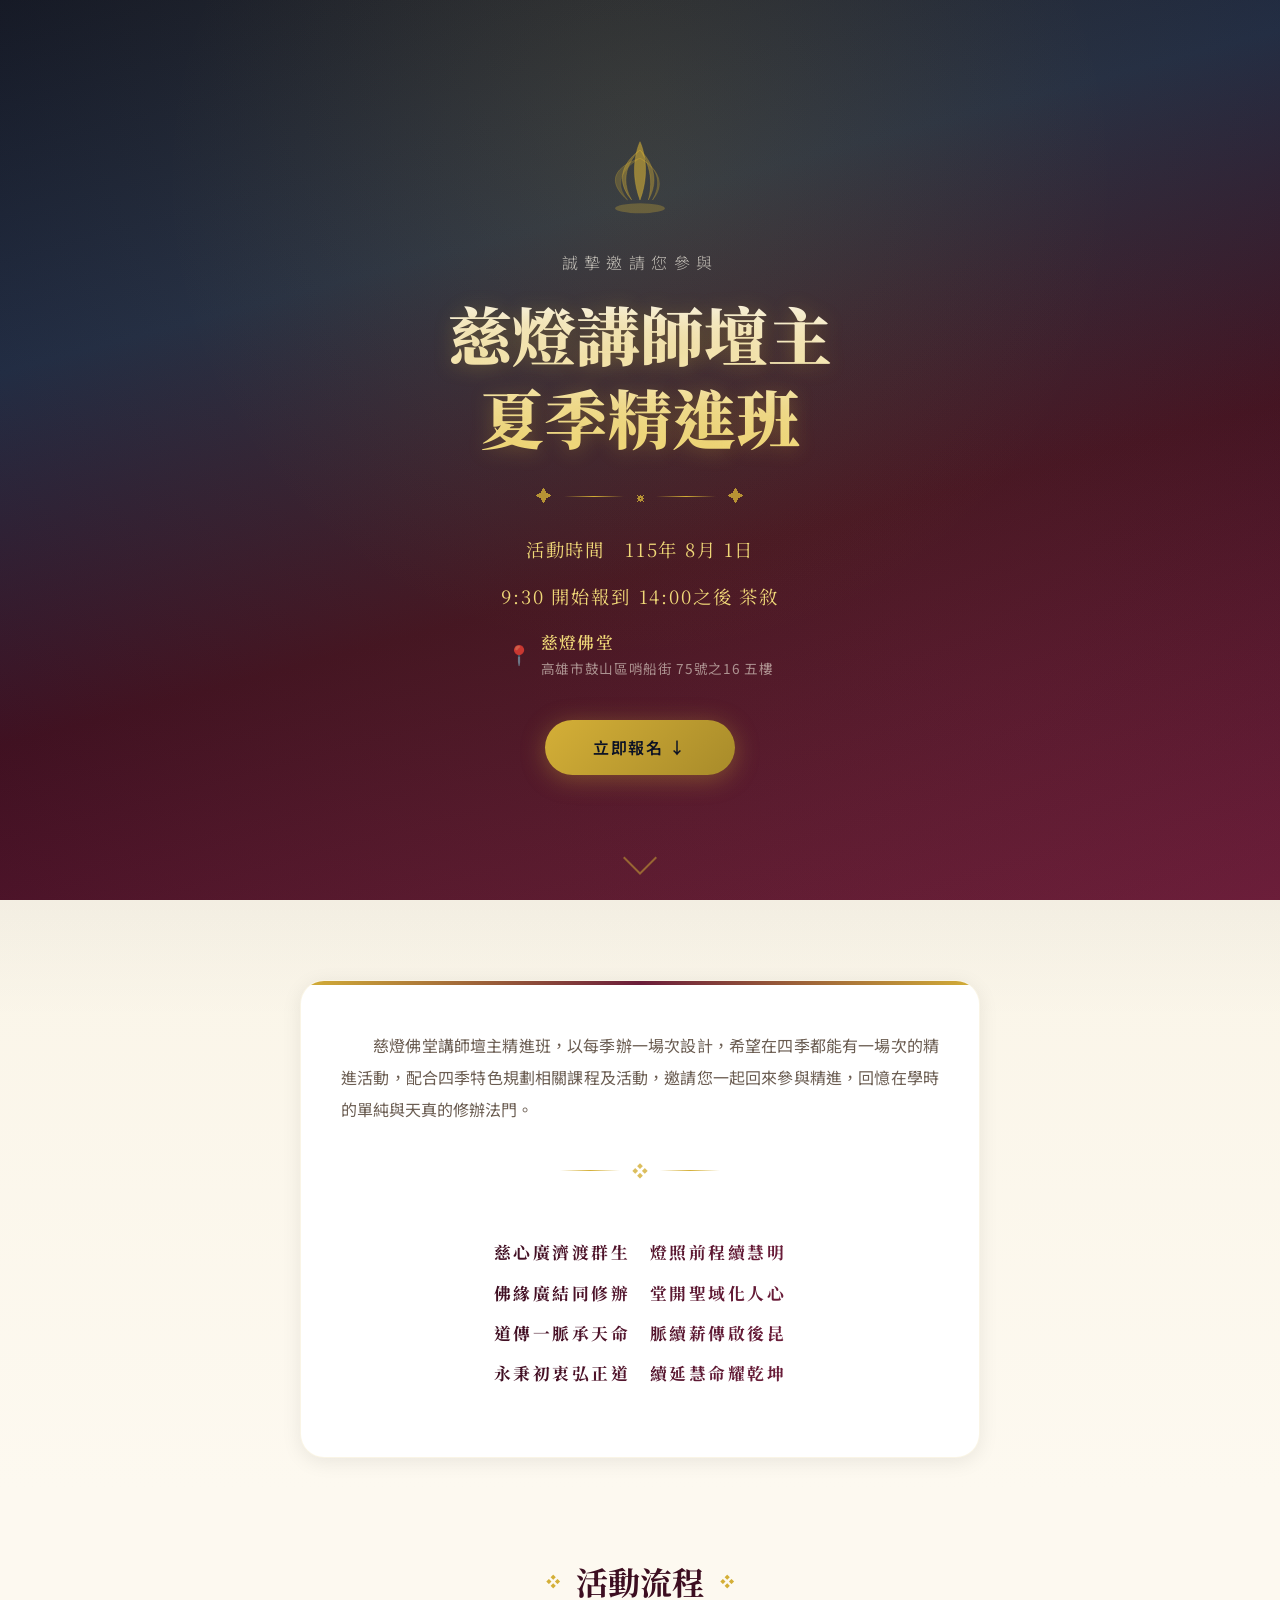
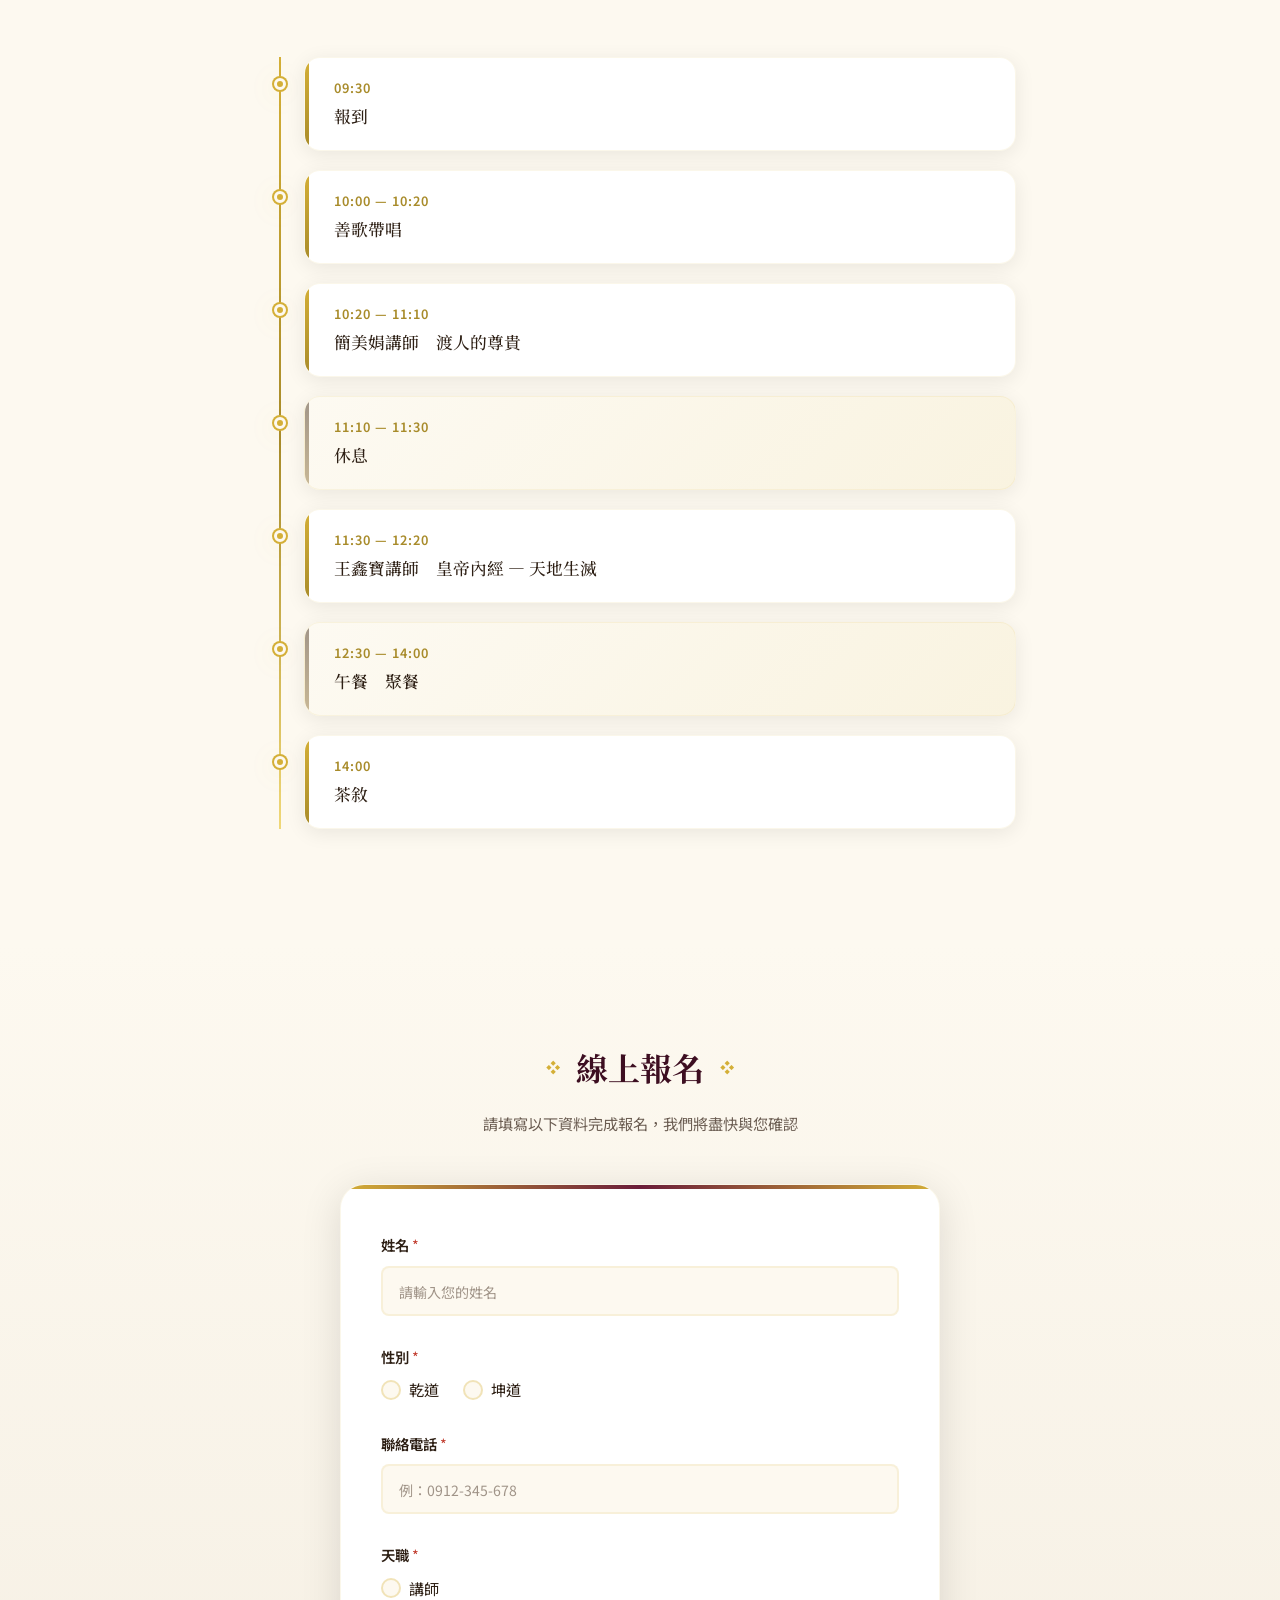
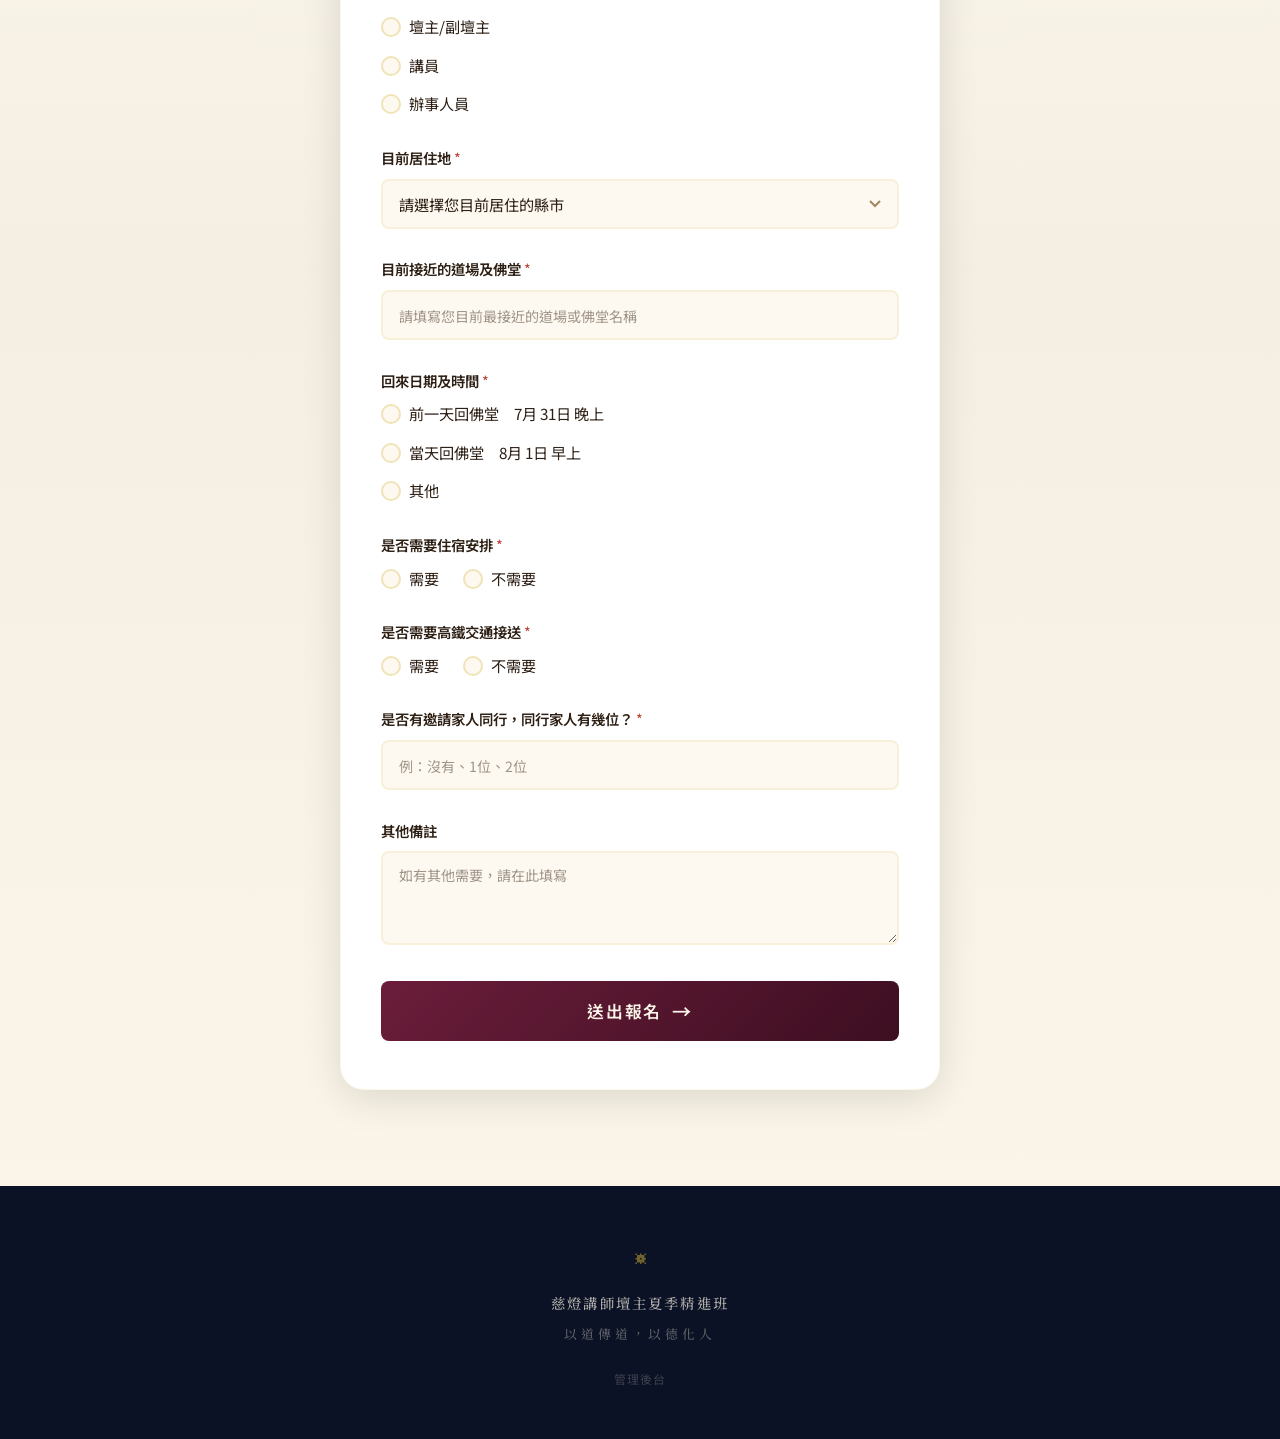
<file: index.html>
<!DOCTYPE html>
<html lang="zh-TW">
<head>
  <meta charset="UTF-8" />
  <meta name="viewport" content="width=device-width, initial-scale=1.0" />
  <title>慈燈講師壇主夏季精進班 — 報名表單</title>
  <meta name="description" content="慈燈講師壇主夏季精進班課程報名，課程包含渡人的尊貴、皇帝內經等精彩內容。115年8月1日 高雄慈燈佛堂。" />
  <link rel="preconnect" href="https://fonts.googleapis.com" />
  <link rel="preconnect" href="https://fonts.gstatic.com" crossorigin />
  <link href="https://fonts.googleapis.com/css2?family=Noto+Serif+TC:wght@400;500;600;700;900&family=Noto+Sans+TC:wght@300;400;500;600;700&display=swap" rel="stylesheet" />
  <link rel="stylesheet" href="style.css" />
</head>
<body>
  <!-- Floating particles -->
  <div class="particles" id="particles"></div>

  <!-- Hero Section / Poster -->
  <header class="hero" id="hero">
    <div class="hero-overlay"></div>
    <div class="hero-content">
      <div class="lotus-icon">
        <svg viewBox="0 0 120 120" fill="none" xmlns="http://www.w3.org/2000/svg">
          <ellipse cx="60" cy="100" rx="30" ry="6" fill="rgba(212,175,55,0.3)"/>
          <path d="M60 20 C60 20, 75 50, 60 90 C45 50, 60 20, 60 20Z" fill="rgba(212,175,55,0.6)" stroke="rgba(212,175,55,0.8)" stroke-width="0.5"/>
          <path d="M60 30 C60 30, 90 55, 70 90 C80 55, 60 30, 60 30Z" fill="rgba(212,175,55,0.4)" stroke="rgba(212,175,55,0.6)" stroke-width="0.5"/>
          <path d="M60 30 C60 30, 30 55, 50 90 C20 55, 60 30, 60 30Z" fill="rgba(212,175,55,0.4)" stroke="rgba(212,175,55,0.6)" stroke-width="0.5"/>
          <path d="M60 40 C60 40, 100 60, 75 90 C95 55, 60 40, 60 40Z" fill="rgba(212,175,55,0.25)" stroke="rgba(212,175,55,0.5)" stroke-width="0.5"/>
          <path d="M60 40 C60 40, 20 60, 45 90 C5 55, 60 40, 60 40Z" fill="rgba(212,175,55,0.25)" stroke="rgba(212,175,55,0.5)" stroke-width="0.5"/>
        </svg>
      </div>
      <p class="hero-subtitle animate-fade-up">誠摯邀請您參與</p>
      <h1 class="hero-title animate-fade-up delay-1">慈燈講師壇主<br/>夏季精進班</h1>
      <div class="hero-divider animate-fade-up delay-2">
        <span class="divider-ornament">✦</span>
        <span class="divider-line"></span>
        <span class="divider-ornament">☸</span>
        <span class="divider-line"></span>
        <span class="divider-ornament">✦</span>
      </div>
      <p class="hero-time animate-fade-up delay-3">活動時間　115年 8月 1日</p>
      <p class="hero-time animate-fade-up delay-3" style="display: inline-block; white-space: nowrap;">9:30 開始報到</p>
      <p class="hero-time animate-fade-up delay-3" style="display: inline-block; white-space: nowrap;">    </p>
      <p class="hero-time animate-fade-up delay-3" style="display: inline-block; white-space: nowrap;">14:00之後 茶敘</p>
      <div class="hero-location animate-fade-up delay-3">
        <span class="location-icon">📍</span>
        <div class="location-text">
          <span class="location-name">慈燈佛堂</span>
          <span class="location-address">高雄市鼓山區哨船街 75號之16 五樓</span>
        </div>
      </div>
      <a href="#register" class="hero-cta animate-fade-up delay-4">立即報名 ↓</a>
    </div>
    <div class="scroll-indicator">
      <div class="scroll-arrow"></div>
    </div>
  </header>

  <!-- Introduction Section -->
  <section class="intro" id="intro">
    <div class="container">
      <div class="intro-card">
        <p class="intro-text">
          慈燈佛堂講師壇主精進班，以每季辦一場次設計，希望在四季都能有一場次的精進活動，配合四季特色規劃相關課程及活動，邀請您一起回來參與精進，回憶在學時的單純與天真的修辦法門。
        </p>
        <div class="intro-divider">
          <span class="divider-line"></span>
          <span class="divider-ornament">❖</span>
          <span class="divider-line"></span>
        </div>
        <div class="intro-verses">
          <p class="verse-line"><strong>慈心廣濟渡群生　燈照前程續慧明</strong></p>
          <p class="verse-line"><strong>佛緣廣結同修辦　堂開聖域化人心</strong></p>
          <p class="verse-line"><strong>道傳一脈承天命　脈續薪傳啟後昆</strong></p>
          <p class="verse-line"><strong>永秉初衷弘正道　續延慧命耀乾坤</strong></p>
        </div>
      </div>
    </div>
  </section>

  <!-- Schedule Section -->
  <section class="schedule" id="schedule">
    <div class="container">
      <h2 class="section-title">
        <span class="title-ornament">❖</span>
        活動流程
        <span class="title-ornament">❖</span>
      </h2>
      <div class="timeline">
        <div class="timeline-item">
          <div class="timeline-marker"><div class="marker-dot"></div></div>
          <div class="timeline-card">
            <div class="timeline-time">09:30</div>
            <p class="timeline-desc">報到</p>
          </div>
        </div>

        <div class="timeline-item">
          <div class="timeline-marker"><div class="marker-dot"></div></div>
          <div class="timeline-card">
            <div class="timeline-time">10:00 — 10:20</div>
            <p class="timeline-desc">善歌帶唱</p>
          </div>
        </div>

        <div class="timeline-item">
          <div class="timeline-marker"><div class="marker-dot"></div></div>
          <div class="timeline-card">
            <div class="timeline-time">10:20 — 11:10</div>
            <p class="timeline-desc">簡美娟講師　渡人的尊貴</p>
          </div>
        </div>

        <div class="timeline-item">
          <div class="timeline-marker"><div class="marker-dot"></div></div>
          <div class="timeline-card card-break">
            <div class="timeline-time">11:10 — 11:30</div>
            <p class="timeline-desc">休息</p>
          </div>
        </div>

        <div class="timeline-item">
          <div class="timeline-marker"><div class="marker-dot"></div></div>
          <div class="timeline-card">
            <div class="timeline-time">11:30 — 12:20</div>
            <p class="timeline-desc">王鑫寶講師　皇帝內經 — 天地生滅</p>
          </div>
        </div>

        <div class="timeline-item">
          <div class="timeline-marker"><div class="marker-dot"></div></div>
          <div class="timeline-card card-break">
            <div class="timeline-time">12:30 — 14:00</div>
            <p class="timeline-desc">午餐　聚餐</p>
          </div>
        </div>

        <div class="timeline-item">
          <div class="timeline-marker"><div class="marker-dot"></div></div>
          <div class="timeline-card">
            <div class="timeline-time">14:00</div>
            <p class="timeline-desc">茶敘</p>
          </div>
        </div>
      </div>
    </div>
  </section>

  <!-- Registration Form Section -->
  <section class="register" id="register">
    <div class="container">
      <h2 class="section-title">
        <span class="title-ornament">❖</span>
        線上報名
        <span class="title-ornament">❖</span>
      </h2>
      <p class="register-subtitle">請填寫以下資料完成報名，我們將盡快與您確認</p>

      <form class="form" id="registrationForm" onsubmit="handleSubmit(event)">
        <!-- 姓名 -->
        <div class="form-group">
          <label for="name" class="form-label">姓名 <span class="required">*</span></label>
          <input type="text" id="name" name="name" class="form-input" placeholder="請輸入您的姓名" required />
        </div>

        <!-- 性別 -->
        <div class="form-group">
          <label class="form-label">性別 <span class="required">*</span></label>
          <div class="radio-group">
            <label class="radio-label">
              <input type="radio" name="gender" value="乾道" required />
              <span class="radio-custom"></span>
              <span>乾道</span>
            </label>
            <label class="radio-label">
              <input type="radio" name="gender" value="坤道" />
              <span class="radio-custom"></span>
              <span>坤道</span>
            </label>
          </div>
        </div>

        <!-- 聯絡電話 -->
        <div class="form-group">
          <label for="phone" class="form-label">聯絡電話 <span class="required">*</span></label>
          <input type="tel" id="phone" name="phone" class="form-input" placeholder="例：0912-345-678" required />
        </div>

        <!-- 天職 -->
        <div class="form-group">
          <label class="form-label">天職 <span class="required">*</span></label>
          <div class="radio-group radio-group-vertical">
            <label class="radio-label">
              <input type="radio" name="role" value="講師" required />
              <span class="radio-custom"></span>
              <span>講師</span>
            </label>
            <label class="radio-label">
              <input type="radio" name="role" value="壇主/副壇主" />
              <span class="radio-custom"></span>
              <span>壇主/副壇主</span>
            </label>
            <label class="radio-label">
              <input type="radio" name="role" value="講員" />
              <span class="radio-custom"></span>
              <span>講員</span>
            </label>
            <label class="radio-label">
              <input type="radio" name="role" value="辦事人員" />
              <span class="radio-custom"></span>
              <span>辦事人員</span>
            </label>
          </div>
        </div>

        <!-- 目前居住地 -->
        <div class="form-group">
          <label for="location" class="form-label">目前居住地 <span class="required">*</span></label>
          <select id="location" name="location" class="form-input form-select" required>
            <option value="" disabled selected>請選擇您目前居住的縣市</option>
            <optgroup label="南部">
              <option value="嘉義市">嘉義市</option>
              <option value="嘉義縣">嘉義縣</option>
              <option value="臺南市">臺南市</option>
              <option value="高雄市">高雄市</option>
              <option value="屏東縣">屏東縣</option>
              <option value="澎湖縣">澎湖縣</option>
            </optgroup>
            <optgroup label="中部">
              <option value="苗栗縣">苗栗縣</option>
              <option value="臺中市">臺中市</option>
              <option value="彰化縣">彰化縣</option>
              <option value="南投縣">南投縣</option>
              <option value="雲林縣">雲林縣</option>
            </optgroup>
            <optgroup label="北部">
              <option value="臺北市">臺北市</option>
              <option value="新北市">新北市</option>
              <option value="基隆市">基隆市</option>
              <option value="桃園市">桃園市</option>
              <option value="新竹市">新竹市</option>
              <option value="新竹縣">新竹縣</option>
              <option value="宜蘭縣">宜蘭縣</option>
            </optgroup>
          </select>
        </div>

        <!-- 目前接近的道場及佛堂 -->
        <div class="form-group">
          <label for="nearbyTemple" class="form-label">目前接近的道場及佛堂 <span class="required">*</span></label>
          <input type="text" id="nearbyTemple" name="nearbyTemple" class="form-input" placeholder="請填寫您目前最接近的道場或佛堂名稱" required />
        </div>

        <!-- 回來日期及時間 -->
        <div class="form-group">
          <label class="form-label">回來日期及時間 <span class="required">*</span></label>
          <div class="radio-group radio-group-vertical">
            <label class="radio-label">
              <input type="radio" name="arrivalTime" value="前一天回佛堂 7月31日 晚上" required />
              <span class="radio-custom"></span>
              <span>前一天回佛堂　7月 31日 晚上</span>
            </label>
            <label class="radio-label">
              <input type="radio" name="arrivalTime" value="當天回佛堂 8月1日 早上" />
              <span class="radio-custom"></span>
              <span>當天回佛堂　8月 1日 早上</span>
            </label>
            <label class="radio-label">
              <input type="radio" name="arrivalTime" value="其他" />
              <span class="radio-custom"></span>
              <span>其他</span>
            </label>
          </div>
        </div>

        <!-- 是否需要住宿安排 -->
        <div class="form-group">
          <label class="form-label">是否需要住宿安排 <span class="required">*</span></label>
          <div class="radio-group">
            <label class="radio-label">
              <input type="radio" name="accommodation" value="需要" required />
              <span class="radio-custom"></span>
              <span>需要</span>
            </label>
            <label class="radio-label">
              <input type="radio" name="accommodation" value="不需要" />
              <span class="radio-custom"></span>
              <span>不需要</span>
            </label>
          </div>
        </div>

        <!-- 是否需要高鐵交通接送 -->
        <div class="form-group">
          <label class="form-label">是否需要高鐵交通接送 <span class="required">*</span></label>
          <div class="radio-group">
            <label class="radio-label">
              <input type="radio" name="hsrPickup" value="需要" required />
              <span class="radio-custom"></span>
              <span>需要</span>
            </label>
            <label class="radio-label">
              <input type="radio" name="hsrPickup" value="不需要" />
              <span class="radio-custom"></span>
              <span>不需要</span>
            </label>
          </div>
        </div>

        <!-- 邀請家人同行 -->
        <div class="form-group">
          <label for="familyCompanions" class="form-label">是否有邀請家人同行，同行家人有幾位？ <span class="required">*</span></label>
          <input type="text" id="familyCompanions" name="familyCompanions" class="form-input" placeholder="例：沒有、1位、2位" required />
        </div>

        <!-- 其他備註 -->
        <div class="form-group">
          <label for="notes" class="form-label">其他備註</label>
          <textarea id="notes" name="notes" class="form-input form-textarea" placeholder="如有其他需要，請在此填寫" rows="3"></textarea>
        </div>

        <button type="submit" class="form-submit" id="submitBtn">
          <span class="submit-text">送出報名</span>
          <span class="submit-icon">→</span>
        </button>
      </form>

      <!-- Success Modal -->
      <div class="modal-overlay" id="successModal">
        <div class="modal">
          <div class="modal-icon">✓</div>
          <h3 class="modal-title">報名成功！</h3>
          <p class="modal-message">感恩您的報名，我們將盡快與您聯繫確認。<br/>期待與您相見！🙏</p>
          <button class="modal-btn" onclick="closeModal()">確認</button>
        </div>
      </div>
    </div>
  </section>

  <!-- Footer -->
  <footer class="footer">
    <div class="footer-ornament">☸</div>
    <p>慈燈講師壇主夏季精進班</p>
    <p class="footer-sub">以道傳道，以德化人</p>
    <a href="admin.html" class="admin-link">管理後台</a>
  </footer>

  <script src="config.js"></script>
  <script src="script.js"></script>
</body>
</html>
</file>
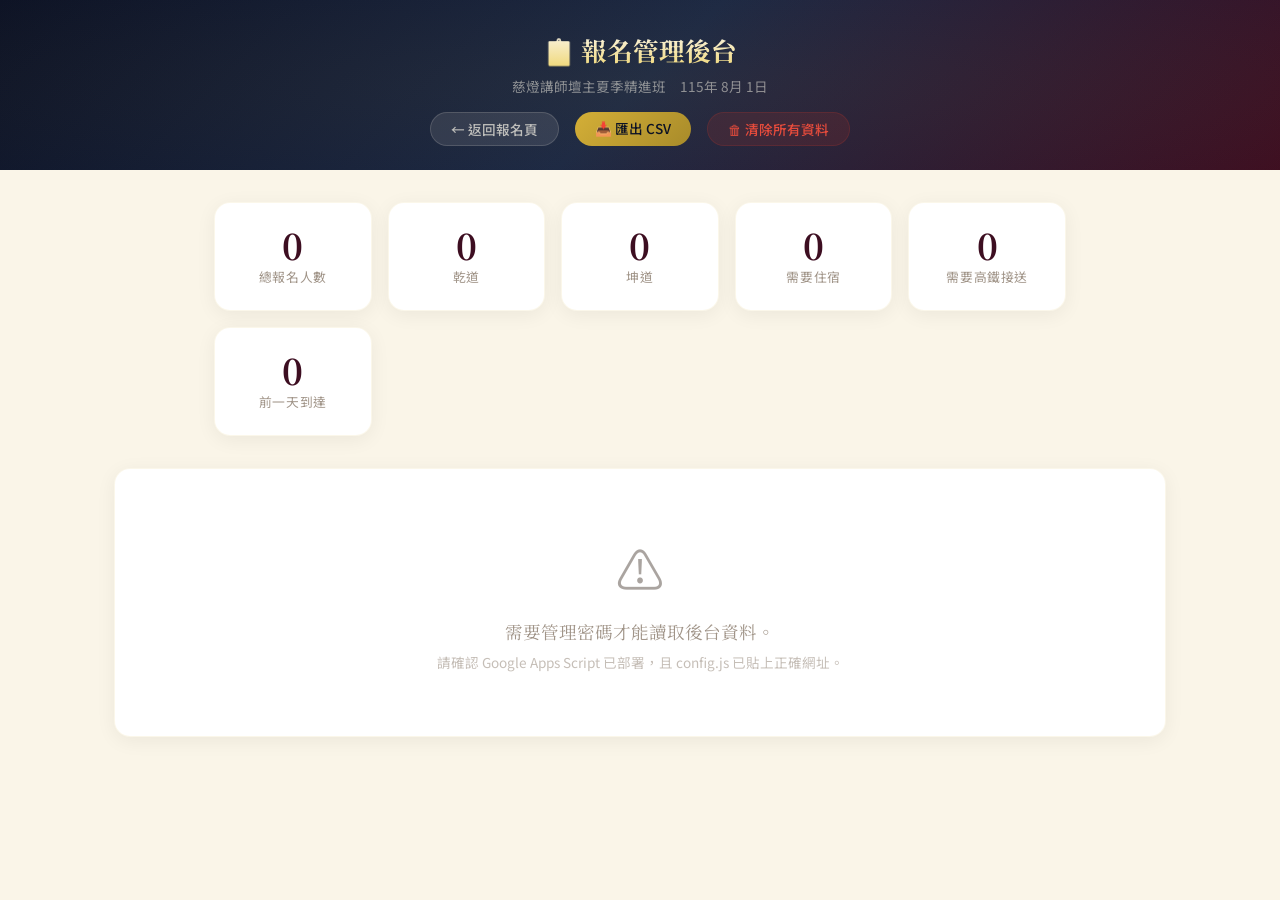
<file: admin.html>
<!DOCTYPE html>
<html lang="zh-TW">
<head>
  <meta charset="UTF-8" />
  <meta name="viewport" content="width=device-width, initial-scale=1.0" />
  <title>報名管理後台 — 慈燈講師壇主夏季精進班</title>
  <link rel="preconnect" href="https://fonts.googleapis.com" />
  <link rel="preconnect" href="https://fonts.gstatic.com" crossorigin />
  <link href="https://fonts.googleapis.com/css2?family=Noto+Serif+TC:wght@400;600;700&family=Noto+Sans+TC:wght@300;400;500;600;700&display=swap" rel="stylesheet" />
  <style>
    :root {
      --gold: #d4af37;
      --gold-light: #f0d878;
      --gold-dark: #a88b2a;
      --burgundy: #6b1d3a;
      --burgundy-deep: #3d0e21;
      --navy: #0c1225;
      --navy-light: #1a2744;
      --cream: #faf5e8;
      --cream-light: #fdf9f0;
      --white: #ffffff;
      --text-primary: #2d1f14;
      --text-secondary: #6b5d52;
      --text-light: #a09488;
      --font-serif: 'Noto Serif TC', serif;
      --font-sans: 'Noto Sans TC', sans-serif;
      --transition: 0.3s cubic-bezier(0.4, 0, 0.2, 1);
    }

    *, *::before, *::after { margin: 0; padding: 0; box-sizing: border-box; }
    html { font-size: 16px; }
    body {
      font-family: var(--font-sans);
      background: var(--cream);
      color: var(--text-primary);
      min-height: 100vh;
    }

    /* Header */
    .admin-header {
      background: linear-gradient(135deg, var(--navy) 0%, var(--navy-light) 50%, var(--burgundy-deep) 100%);
      padding: 2rem 2rem 1.5rem;
      text-align: center;
      position: relative;
      overflow: hidden;
    }

    .admin-header::before {
      content: '';
      position: absolute;
      top: -50%; left: -50%;
      width: 200%; height: 200%;
      background: radial-gradient(ellipse at 50% 50%, rgba(212,175,55,0.06) 0%, transparent 60%);
    }

    .admin-header h1 {
      font-family: var(--font-serif);
      font-size: 1.6rem;
      font-weight: 700;
      color: var(--cream);
      position: relative;
      background: linear-gradient(180deg, var(--cream) 0%, var(--gold-light) 100%);
      -webkit-background-clip: text;
      -webkit-text-fill-color: transparent;
      background-clip: text;
      margin-bottom: 0.5rem;
    }

    .admin-header p {
      color: rgba(250,245,232,0.5);
      font-size: 0.85rem;
      position: relative;
    }

    .admin-nav {
      display: flex;
      justify-content: center;
      gap: 1rem;
      margin-top: 1rem;
      position: relative;
    }

    .admin-nav a {
      padding: 6px 20px;
      border-radius: 50px;
      text-decoration: none;
      font-size: 0.85rem;
      font-weight: 500;
      transition: var(--transition);
    }

    .nav-back {
      background: rgba(250,245,232,0.1);
      color: rgba(250,245,232,0.7);
      border: 1px solid rgba(250,245,232,0.15);
    }
    .nav-back:hover {
      background: rgba(250,245,232,0.2);
      color: var(--cream);
    }

    .nav-export {
      background: linear-gradient(135deg, var(--gold), var(--gold-dark));
      color: var(--navy);
    }
    .nav-export:hover {
      box-shadow: 0 4px 15px rgba(212,175,55,0.4);
      transform: translateY(-1px);
    }

    .nav-danger {
      background: rgba(192, 57, 43, 0.15);
      color: #e74c3c;
      border: 1px solid rgba(192, 57, 43, 0.2);
    }
    .nav-danger:hover {
      background: rgba(192, 57, 43, 0.25);
    }

    /* Stats */
    .stats {
      display: grid;
      grid-template-columns: repeat(auto-fit, minmax(150px, 1fr));
      gap: 1rem;
      max-width: 900px;
      margin: 2rem auto;
      padding: 0 1.5rem;
    }

    .stat-card {
      background: var(--white);
      border-radius: 16px;
      padding: 1.5rem;
      text-align: center;
      box-shadow: 0 4px 20px rgba(0,0,0,0.06);
      border: 1px solid rgba(212,175,55,0.1);
      transition: var(--transition);
    }

    .stat-card:hover {
      transform: translateY(-3px);
      box-shadow: 0 8px 30px rgba(0,0,0,0.1);
    }

    .stat-number {
      font-family: var(--font-serif);
      font-size: 2.2rem;
      font-weight: 700;
      color: var(--burgundy-deep);
      line-height: 1;
      margin-bottom: 0.3rem;
    }

    .stat-label {
      font-size: 0.8rem;
      color: var(--text-light);
      letter-spacing: 0.05em;
    }

    /* Table */
    .table-container {
      max-width: 1100px;
      margin: 0 auto 3rem;
      padding: 0 1.5rem;
    }

    .table-wrapper {
      background: var(--white);
      border-radius: 16px;
      overflow: hidden;
      box-shadow: 0 4px 20px rgba(0,0,0,0.06);
      border: 1px solid rgba(212,175,55,0.1);
    }

    .table-scroll {
      overflow-x: auto;
    }

    table {
      width: 100%;
      border-collapse: collapse;
      font-size: 0.88rem;
    }

    thead {
      background: linear-gradient(135deg, var(--navy) 0%, var(--navy-light) 100%);
    }

    th {
      padding: 14px 16px;
      text-align: left;
      color: var(--gold-light);
      font-weight: 600;
      font-size: 0.8rem;
      letter-spacing: 0.05em;
      white-space: nowrap;
      position: sticky;
      top: 0;
    }

    td {
      padding: 12px 16px;
      border-bottom: 1px solid rgba(212,175,55,0.06);
      color: var(--text-primary);
      white-space: nowrap;
    }

    tbody tr {
      transition: var(--transition);
    }

    tbody tr:hover {
      background: rgba(212,175,55,0.04);
    }

    tbody tr:last-child td {
      border-bottom: none;
    }

    .badge {
      display: inline-block;
      padding: 2px 10px;
      border-radius: 50px;
      font-size: 0.75rem;
      font-weight: 600;
    }

    .badge-male {
      background: rgba(52, 152, 219, 0.1);
      color: #2980b9;
    }
    .badge-female {
      background: rgba(231, 76, 60, 0.1);
      color: #c0392b;
    }

    .badge-role {
      background: rgba(107, 29, 58, 0.08);
      color: var(--burgundy);
    }

    .delete-btn {
      background: none;
      border: 1px solid rgba(231,76,60,0.2);
      color: #e74c3c;
      padding: 4px 12px;
      border-radius: 6px;
      font-size: 0.75rem;
      cursor: pointer;
      transition: var(--transition);
    }

    .delete-btn:hover {
      background: rgba(231,76,60,0.1);
    }

    /* Empty State */
    .empty-state {
      text-align: center;
      padding: 4rem 2rem;
    }

    .empty-icon {
      font-size: 3rem;
      margin-bottom: 1rem;
      opacity: 0.4;
    }

    .empty-text {
      font-size: 1.1rem;
      color: var(--text-light);
      font-family: var(--font-serif);
    }

    .empty-sub {
      font-size: 0.85rem;
      color: var(--text-light);
      margin-top: 0.5rem;
      opacity: 0.6;
    }

    /* Confirm Dialog */
    .confirm-overlay {
      position: fixed;
      inset: 0;
      background: rgba(12,18,37,0.6);
      backdrop-filter: blur(6px);
      display: flex;
      align-items: center;
      justify-content: center;
      z-index: 1000;
      opacity: 0;
      visibility: hidden;
      transition: var(--transition);
    }

    .confirm-overlay.active {
      opacity: 1;
      visibility: visible;
    }

    .confirm-box {
      background: var(--white);
      border-radius: 16px;
      padding: 2rem;
      max-width: 380px;
      width: 90%;
      text-align: center;
      transform: scale(0.9);
      transition: 0.3s cubic-bezier(0.34, 1.56, 0.64, 1);
    }

    .confirm-overlay.active .confirm-box {
      transform: scale(1);
    }

    .confirm-box h3 {
      font-family: var(--font-serif);
      font-size: 1.2rem;
      margin-bottom: 0.8rem;
      color: var(--text-primary);
    }

    .confirm-box p {
      font-size: 0.9rem;
      color: var(--text-secondary);
      margin-bottom: 1.5rem;
    }

    .confirm-actions {
      display: flex;
      gap: 0.8rem;
      justify-content: center;
    }

    .confirm-actions button {
      padding: 10px 24px;
      border-radius: 8px;
      font-size: 0.9rem;
      font-weight: 600;
      cursor: pointer;
      transition: var(--transition);
      font-family: var(--font-sans);
    }

    .btn-cancel {
      background: var(--cream);
      border: 1px solid rgba(0,0,0,0.1);
      color: var(--text-secondary);
    }

    .btn-cancel:hover {
      background: #f0ebe0;
    }

    .btn-confirm-delete {
      background: #e74c3c;
      border: none;
      color: white;
    }

    .btn-confirm-delete:hover {
      background: #c0392b;
    }

    @media (max-width: 768px) {
      .stats {
        grid-template-columns: repeat(2, 1fr);
      }
      .admin-nav {
        flex-wrap: wrap;
      }
    }
  </style>
</head>
<body>
  <header class="admin-header">
    <h1>📋 報名管理後台</h1>
    <p>慈燈講師壇主夏季精進班　115年 8月 1日</p>
    <nav class="admin-nav">
      <a href="index.html" class="nav-back">← 返回報名頁</a>
      <a href="#" class="nav-export" onclick="exportCSV()">📥 匯出 CSV</a>
      <a href="#" class="nav-danger" onclick="confirmClearAll()">🗑 清除所有資料</a>
    </nav>
  </header>

  <!-- Stats -->
  <div class="stats" id="stats"></div>

  <!-- Table -->
  <div class="table-container">
    <div class="table-wrapper">
      <div class="table-scroll" id="tableContent"></div>
    </div>
  </div>

  <!-- Confirm Dialog -->
  <div class="confirm-overlay" id="confirmDialog">
    <div class="confirm-box">
      <h3>⚠️ 確認刪除</h3>
      <p id="confirmMessage">確定要清除所有報名資料嗎？此操作無法復原。</p>
      <div class="confirm-actions">
        <button class="btn-cancel" onclick="closeConfirm()">取消</button>
        <button class="btn-confirm-delete" id="confirmBtn" onclick="executePendingAction()">確定刪除</button>
      </div>
    </div>
  </div>

  <script src="config.js"></script>
  <script>
    let pendingAction = null;
    let currentRegistrations = [];

    function getBackendUrl() {
      return (window.CIDENG_CONFIG && window.CIDENG_CONFIG.GOOGLE_SCRIPT_URL || '').trim();
    }

    function getTokenStorageKey() {
      return (window.CIDENG_CONFIG && window.CIDENG_CONFIG.ADMIN_TOKEN_STORAGE_KEY) || 'cideng_admin_token';
    }

    function isBackendReady() {
      return /^https:\/\/script\.google\.com\/macros\/s\//.test(getBackendUrl());
    }

    function getAdminToken() {
      let token = sessionStorage.getItem(getTokenStorageKey()) || '';
      if (!token) {
        token = prompt('請輸入管理密碼') || '';
        if (token) sessionStorage.setItem(getTokenStorageKey(), token);
      }
      return token;
    }

    function jsonpRequest(action, params = {}) {
      if (!isBackendReady()) {
        return Promise.reject(new Error('尚未設定 Google Sheets 後端網址，請先完成 config.js 設定。'));
      }

      const token = getAdminToken();
      if (!token) return Promise.reject(new Error('需要管理密碼才能讀取後台資料。'));

      return new Promise((resolve, reject) => {
        const callbackName = `cidengAdminCallback_${Date.now()}_${Math.floor(Math.random() * 100000)}`;
        const url = new URL(getBackendUrl());
        url.searchParams.set('action', action);
        url.searchParams.set('token', token);
        url.searchParams.set('callback', callbackName);
        Object.keys(params).forEach((key) => url.searchParams.set(key, params[key]));

        const script = document.createElement('script');
        const timeout = setTimeout(() => {
          cleanup();
          reject(new Error('連線逾時，請稍後再試。'));
        }, 15000);

        function cleanup() {
          clearTimeout(timeout);
          delete window[callbackName];
          script.remove();
        }

        window[callbackName] = (result) => {
          cleanup();
          if (result && result.status === 'success') {
            resolve(result);
            return;
          }
          sessionStorage.removeItem(getTokenStorageKey());
          reject(new Error((result && result.message) || '操作失敗'));
        };

        script.onerror = () => {
          cleanup();
          reject(new Error('無法連接 Google Sheets 後端。'));
        };

        script.src = url.toString();
        document.body.appendChild(script);
      });
    }

    function renderStats(registrations) {
      const total = registrations.length;
      const male = registrations.filter(r => r.gender === '乾道').length;
      const female = registrations.filter(r => r.gender === '坤道').length;
      const needAccom = registrations.filter(r => r.accommodation === '需要').length;
      const needHSR = registrations.filter(r => r.hsrPickup === '需要').length;
      const prevDay = registrations.filter(r => r.arrivalTime && r.arrivalTime.includes('前一天')).length;

      document.getElementById('stats').innerHTML = `
        <div class="stat-card">
          <div class="stat-number">${total}</div>
          <div class="stat-label">總報名人數</div>
        </div>
        <div class="stat-card">
          <div class="stat-number">${male}</div>
          <div class="stat-label">乾道</div>
        </div>
        <div class="stat-card">
          <div class="stat-number">${female}</div>
          <div class="stat-label">坤道</div>
        </div>
        <div class="stat-card">
          <div class="stat-number">${needAccom}</div>
          <div class="stat-label">需要住宿</div>
        </div>
        <div class="stat-card">
          <div class="stat-number">${needHSR}</div>
          <div class="stat-label">需要高鐵接送</div>
        </div>
        <div class="stat-card">
          <div class="stat-number">${prevDay}</div>
          <div class="stat-label">前一天到達</div>
        </div>
      `;
    }

    function escapeHtml(value) {
      return String(value || '').replace(/[&<>"']/g, (char) => ({
        '&': '&amp;',
        '<': '&lt;',
        '>': '&gt;',
        '"': '&quot;',
        "'": '&#39;'
      })[char]);
    }

    function renderTable(registrations) {
      const container = document.getElementById('tableContent');

      if (registrations.length === 0) {
        container.innerHTML = `
          <div class="empty-state">
            <div class="empty-icon">📭</div>
            <div class="empty-text">目前尚無報名資料</div>
            <div class="empty-sub">報名資料將在有人提交表單後顯示於此</div>
          </div>
        `;
        return;
      }

      let html = `
        <table>
          <thead>
            <tr>
              <th>#</th>
              <th>報名時間</th>
              <th>姓名</th>
              <th>性別</th>
              <th>電話</th>
              <th>天職</th>
              <th>居住地</th>
              <th>接近道場/佛堂</th>
              <th>回來時間</th>
              <th>住宿</th>
              <th>高鐵接送</th>
              <th>同行家人</th>
              <th>備註</th>
              <th>操作</th>
            </tr>
          </thead>
          <tbody>
      `;

      registrations.forEach((r, i) => {
        const genderClass = r.gender === '乾道' ? 'badge-male' : 'badge-female';
        html += `
          <tr>
            <td>${i + 1}</td>
            <td>${escapeHtml(r.timestamp) || '—'}</td>
            <td><strong>${escapeHtml(r.name) || '—'}</strong></td>
            <td><span class="badge ${genderClass}">${escapeHtml(r.gender) || '—'}</span></td>
            <td>${escapeHtml(r.phone) || '—'}</td>
            <td><span class="badge badge-role">${escapeHtml(r.role) || '—'}</span></td>
            <td>${escapeHtml(r.location) || '—'}</td>
            <td>${escapeHtml(r.nearbyTemple) || '—'}</td>
            <td>${escapeHtml(r.arrivalTime) || '—'}</td>
            <td>${escapeHtml(r.accommodation) || '—'}</td>
            <td>${escapeHtml(r.hsrPickup) || '—'}</td>
            <td>${escapeHtml(r.familyCompanions) || '—'}</td>
            <td>${escapeHtml(r.notes) || '—'}</td>
            <td><button class="delete-btn" onclick="confirmDelete(${r.id})">刪除</button></td>
          </tr>
        `;
      });

      html += '</tbody></table>';
      container.innerHTML = html;
    }

    function showError(message) {
      renderStats([]);
      document.getElementById('tableContent').innerHTML = `
        <div class="empty-state">
          <div class="empty-icon">⚠️</div>
          <div class="empty-text">${message}</div>
          <div class="empty-sub">請確認 Google Apps Script 已部署，且 config.js 已貼上正確網址。</div>
        </div>
      `;
    }

    function setLoading() {
      document.getElementById('tableContent').innerHTML = `
        <div class="empty-state">
          <div class="empty-icon">⌛</div>
          <div class="empty-text">正在讀取報名資料...</div>
        </div>
      `;
    }

    async function render() {
      setLoading();
      try {
        const result = await jsonpRequest('list');
        currentRegistrations = result.registrations || [];
        renderStats(currentRegistrations);
        renderTable(currentRegistrations);
      } catch (error) {
        showError(error.message || '讀取資料失敗');
      }
    }

    // Delete single
    function confirmDelete(id) {
      pendingAction = async () => {
        await jsonpRequest('delete', { id });
        await render();
      };
      document.getElementById('confirmMessage').textContent = '確定要刪除此筆報名資料嗎？';
      document.getElementById('confirmDialog').classList.add('active');
    }

    // Clear all
    function confirmClearAll() {
      pendingAction = async () => {
        await jsonpRequest('clear');
        await render();
      };
      document.getElementById('confirmMessage').textContent = '確定要清除所有報名資料嗎？此操作無法復原。';
      document.getElementById('confirmDialog').classList.add('active');
    }

    async function executePendingAction() {
      if (pendingAction) {
        try {
          await pendingAction();
          pendingAction = null;
        } catch (error) {
          alert(error.message || '操作失敗');
        }
      }
      closeConfirm();
    }

    function closeConfirm() {
      document.getElementById('confirmDialog').classList.remove('active');
    }

    // Export CSV
    function exportCSV() {
      const registrations = currentRegistrations;
      if (registrations.length === 0) {
        alert('目前沒有報名資料可以匯出。');
        return;
      }

      const headers = ['#', '報名時間', '姓名', '性別', '電話', '天職', '居住地', '接近道場/佛堂', '回來時間', '住宿', '高鐵接送', '同行家人', '備註'];
      const keys = ['timestamp', 'name', 'gender', 'phone', 'role', 'location', 'nearbyTemple', 'arrivalTime', 'accommodation', 'hsrPickup', 'familyCompanions', 'notes'];

      // BOM for UTF-8
      let csv = '\uFEFF';
      csv += headers.join(',') + '\n';

      registrations.forEach((r, i) => {
        const row = [i + 1];
        keys.forEach(key => {
          let val = (r[key] || '').toString().replace(/"/g, '""');
          row.push(`"${val}"`);
        });
        csv += row.join(',') + '\n';
      });

      const blob = new Blob([csv], { type: 'text/csv;charset=utf-8;' });
      const url = URL.createObjectURL(blob);
      const a = document.createElement('a');
      a.href = url;
      a.download = `慈燈夏季精進班報名名單_${new Date().toLocaleDateString('zh-TW').replace(/\//g, '')}.csv`;
      a.click();
      URL.revokeObjectURL(url);
    }

    // Auto-refresh every 10 seconds
    setInterval(render, 30000);

    // Initial render
    render();
  </script>
</body>
</html>
</file>
<file: style.css>
/* ===== CSS Custom Properties ===== */
:root {
  --gold: #d4af37;
  --gold-light: #f0d878;
  --gold-dark: #a88b2a;
  --burgundy: #6b1d3a;
  --burgundy-deep: #3d0e21;
  --navy: #0c1225;
  --navy-light: #1a2744;
  --cream: #faf5e8;
  --cream-light: #fdf9f0;
  --white: #ffffff;
  --text-primary: #2d1f14;
  --text-secondary: #6b5d52;
  --text-light: #a09488;
  --shadow-soft: 0 4px 20px rgba(0, 0, 0, 0.08);
  --shadow-medium: 0 8px 40px rgba(0, 0, 0, 0.12);
  --shadow-gold: 0 4px 30px rgba(212, 175, 55, 0.2);
  --radius-sm: 8px;
  --radius-md: 16px;
  --radius-lg: 24px;
  --radius-xl: 32px;
  --transition: 0.3s cubic-bezier(0.4, 0, 0.2, 1);
  --font-serif: 'Noto Serif TC', serif;
  --font-sans: 'Noto Sans TC', sans-serif;
}

/* ===== Reset & Base ===== */
*,
*::before,
*::after {
  margin: 0;
  padding: 0;
  box-sizing: border-box;
}

html {
  scroll-behavior: smooth;
  font-size: 16px;
}

body {
  font-family: var(--font-sans);
  color: var(--text-primary);
  background: var(--cream);
  overflow-x: hidden;
  line-height: 1.7;
}

/* ===== Particles ===== */
.particles {
  position: fixed;
  top: 0;
  left: 0;
  width: 100%;
  height: 100%;
  pointer-events: none;
  z-index: 0;
}

.particle {
  position: absolute;
  width: 4px;
  height: 4px;
  background: var(--gold);
  border-radius: 50%;
  opacity: 0;
  animation: float-particle 8s ease-in-out infinite;
}

@keyframes float-particle {
  0%, 100% {
    opacity: 0;
    transform: translateY(0) scale(0);
  }
  20% {
    opacity: 0.6;
    transform: translateY(-30px) scale(1);
  }
  80% {
    opacity: 0.3;
    transform: translateY(-120px) scale(0.5);
  }
}

/* ===== Hero Section ===== */
.hero {
  position: relative;
  min-height: 100vh;
  display: flex;
  align-items: center;
  justify-content: center;
  background: linear-gradient(165deg,
    var(--navy) 0%,
    var(--navy-light) 30%,
    var(--burgundy-deep) 60%,
    var(--burgundy) 100%
  );
  overflow: hidden;
}

.hero::before {
  content: '';
  position: absolute;
  top: -50%;
  left: -50%;
  width: 200%;
  height: 200%;
  background: radial-gradient(ellipse at 50% 30%,
    rgba(212, 175, 55, 0.12) 0%,
    transparent 60%
  );
  animation: hero-glow 6s ease-in-out infinite alternate;
}

@keyframes hero-glow {
  0% { transform: scale(1) rotate(0deg); opacity: 0.8; }
  100% { transform: scale(1.1) rotate(3deg); opacity: 1; }
}

.hero-overlay {
  position: absolute;
  inset: 0;
  background:
    radial-gradient(circle at 50% 20%, rgba(212,175,55,0.08) 0%, transparent 50%),
    radial-gradient(circle at 80% 80%, rgba(107,29,58,0.15) 0%, transparent 40%);
}

.hero-content {
  position: relative;
  z-index: 2;
  text-align: center;
  padding: 2rem;
  max-width: 700px;
}

.lotus-icon {
  width: 100px;
  height: 100px;
  margin: 0 auto 1.5rem;
  animation: lotus-breathe 4s ease-in-out infinite;
}

@keyframes lotus-breathe {
  0%, 100% { transform: scale(1); opacity: 0.9; }
  50% { transform: scale(1.08); opacity: 1; }
}

.hero-subtitle {
  font-family: var(--font-sans);
  font-size: 1rem;
  font-weight: 300;
  color: rgba(250, 245, 232, 0.7);
  letter-spacing: 0.4em;
  margin-bottom: 1rem;
  text-transform: uppercase;
}

.hero-title {
  font-family: var(--font-serif);
  font-size: clamp(2.5rem, 6vw, 4rem);
  font-weight: 900;
  color: var(--cream);
  line-height: 1.3;
  margin-bottom: 1.5rem;
  text-shadow: 0 2px 20px rgba(212, 175, 55, 0.3);
  background: linear-gradient(180deg, var(--cream) 0%, var(--gold-light) 100%);
  -webkit-background-clip: text;
  -webkit-text-fill-color: transparent;
  background-clip: text;
}

.hero-divider {
  display: flex;
  align-items: center;
  justify-content: center;
  gap: 12px;
  margin-bottom: 1.5rem;
}

.divider-ornament {
  color: var(--gold);
  font-size: 1rem;
  opacity: 0.8;
}

.divider-line {
  width: 60px;
  height: 1px;
  background: linear-gradient(90deg, transparent, var(--gold), transparent);
}

.hero-time {
  font-family: var(--font-serif);
  font-size: 1.15rem;
  color: var(--gold-light);
  letter-spacing: 0.1em;
  margin-bottom: 1rem;
}

/* Location */
.hero-location {
  display: flex;
  align-items: center;
  justify-content: center;
  gap: 10px;
  margin-bottom: 2.5rem;
  color: rgba(250, 245, 232, 0.75);
}

.location-icon {
  font-size: 1.2rem;
}

.location-text {
  display: flex;
  flex-direction: column;
  text-align: left;
}

.location-name {
  font-family: var(--font-serif);
  font-size: 1.05rem;
  font-weight: 600;
  color: var(--gold-light);
  letter-spacing: 0.08em;
}

.location-address {
  font-size: 0.85rem;
  color: rgba(250, 245, 232, 0.55);
  letter-spacing: 0.05em;
}

.hero-cta {
  display: inline-block;
  padding: 14px 48px;
  background: linear-gradient(135deg, var(--gold), var(--gold-dark));
  color: var(--navy);
  font-family: var(--font-sans);
  font-weight: 600;
  font-size: 1rem;
  text-decoration: none;
  border-radius: 50px;
  letter-spacing: 0.1em;
  transition: var(--transition);
  box-shadow: 0 4px 25px rgba(212, 175, 55, 0.35);
}

.hero-cta:hover {
  transform: translateY(-3px);
  box-shadow: 0 8px 35px rgba(212, 175, 55, 0.5);
  background: linear-gradient(135deg, var(--gold-light), var(--gold));
}

/* Scroll Indicator */
.scroll-indicator {
  position: absolute;
  bottom: 30px;
  left: 50%;
  transform: translateX(-50%);
  z-index: 2;
}

.scroll-arrow {
  width: 24px;
  height: 24px;
  border-right: 2px solid rgba(212,175,55,0.5);
  border-bottom: 2px solid rgba(212,175,55,0.5);
  transform: rotate(45deg);
  animation: scroll-bounce 2s ease-in-out infinite;
}

@keyframes scroll-bounce {
  0%, 100% { transform: rotate(45deg) translateY(0); opacity: 0.5; }
  50% { transform: rotate(45deg) translateY(8px); opacity: 1; }
}

/* ===== Animations ===== */
.animate-fade-up {
  opacity: 0;
  transform: translateY(30px);
  animation: fadeUp 0.8s ease forwards;
}

.delay-1 { animation-delay: 0.2s; }
.delay-2 { animation-delay: 0.4s; }
.delay-3 { animation-delay: 0.6s; }
.delay-4 { animation-delay: 0.8s; }

@keyframes fadeUp {
  to {
    opacity: 1;
    transform: translateY(0);
  }
}

/* ===== Container ===== */
.container {
  max-width: 800px;
  margin: 0 auto;
  padding: 0 1.5rem;
}

/* ===== Section Title ===== */
.section-title {
  font-family: var(--font-serif);
  font-size: 2rem;
  font-weight: 700;
  text-align: center;
  color: var(--burgundy-deep);
  margin-bottom: 3rem;
  display: flex;
  align-items: center;
  justify-content: center;
  gap: 16px;
}

.title-ornament {
  color: var(--gold);
  font-size: 0.9rem;
}

/* ===== Introduction Section ===== */
.intro {
  padding: 5rem 0 2rem;
  background: linear-gradient(180deg, var(--cream) 0%, var(--cream-light) 100%);
  position: relative;
}

.intro::before {
  content: '';
  position: absolute;
  top: 0;
  left: 0;
  right: 0;
  height: 120px;
  background: linear-gradient(180deg, var(--navy) 0%, transparent 100%);
  opacity: 0.03;
}

.intro-card {
  max-width: 680px;
  margin: 0 auto;
  background: var(--white);
  border-radius: var(--radius-lg);
  padding: 3rem 2.5rem;
  box-shadow: var(--shadow-soft);
  border: 1px solid rgba(212, 175, 55, 0.12);
  position: relative;
  overflow: hidden;
}

.intro-card::before {
  content: '';
  position: absolute;
  top: 0;
  left: 0;
  right: 0;
  height: 4px;
  background: linear-gradient(90deg, var(--gold), var(--burgundy), var(--gold));
}

.intro-text {
  font-family: var(--font-sans);
  font-size: 1rem;
  color: var(--text-secondary);
  line-height: 2;
  text-align: justify;
  text-indent: 2em;
}

.intro-divider {
  display: flex;
  align-items: center;
  justify-content: center;
  gap: 12px;
  margin: 2rem 0;
}

.intro-verses {
  text-align: center;
  padding: 1rem 0;
}

.verse-line {
  font-family: var(--font-serif);
  font-size: 1.05rem;
  color: var(--burgundy-deep);
  line-height: 2.4;
  letter-spacing: 0.15em;
}

.verse-line strong {
  font-weight: 700;
  background: linear-gradient(135deg, var(--burgundy-deep), var(--burgundy));
  -webkit-background-clip: text;
  -webkit-text-fill-color: transparent;
  background-clip: text;
  text-shadow: none;
}

/* ===== Schedule / Timeline ===== */
.schedule {
  padding: 4rem 0 6rem;
  background: var(--cream-light);
  position: relative;
}

.timeline {
  position: relative;
  padding-left: 40px;
}

.timeline::before {
  content: '';
  position: absolute;
  left: 15px;
  top: 0;
  bottom: 0;
  width: 2px;
  background: linear-gradient(180deg,
    var(--gold) 0%,
    var(--gold-dark) 50%,
    var(--gold-light) 100%
  );
}

.timeline-item {
  position: relative;
  margin-bottom: 1.2rem;
  opacity: 0;
  transform: translateX(-20px);
  animation: slideInLeft 0.6s ease forwards;
}

.timeline-item:nth-child(1) { animation-delay: 0.1s; }
.timeline-item:nth-child(2) { animation-delay: 0.2s; }
.timeline-item:nth-child(3) { animation-delay: 0.3s; }
.timeline-item:nth-child(4) { animation-delay: 0.4s; }
.timeline-item:nth-child(5) { animation-delay: 0.5s; }
.timeline-item:nth-child(6) { animation-delay: 0.6s; }
.timeline-item:nth-child(7) { animation-delay: 0.7s; }

@keyframes slideInLeft {
  to {
    opacity: 1;
    transform: translateX(0);
  }
}

.timeline-marker {
  position: absolute;
  left: -33px;
  top: 18px;
  width: 18px;
  height: 18px;
  display: flex;
  align-items: center;
  justify-content: center;
}

.marker-dot {
  width: 12px;
  height: 12px;
  background: var(--gold);
  border-radius: 50%;
  border: 3px solid var(--cream-light);
  box-shadow: 0 0 0 2px var(--gold), var(--shadow-gold);
  transition: var(--transition);
}

.timeline-item:hover .marker-dot {
  transform: scale(1.3);
  box-shadow: 0 0 0 3px var(--gold), 0 0 15px rgba(212,175,55,0.4);
}

.timeline-card {
  background: var(--white);
  border-radius: var(--radius-md);
  padding: 1.2rem 1.8rem;
  box-shadow: var(--shadow-soft);
  border: 1px solid rgba(212, 175, 55, 0.1);
  transition: var(--transition);
  position: relative;
  overflow: hidden;
}

.timeline-card::before {
  content: '';
  position: absolute;
  top: 0;
  left: 0;
  width: 4px;
  height: 100%;
  background: linear-gradient(180deg, var(--gold), var(--gold-dark));
  border-radius: 4px 0 0 4px;
}

.timeline-card:hover {
  transform: translateY(-2px);
  box-shadow: var(--shadow-medium);
  border-color: rgba(212, 175, 55, 0.25);
}

.card-break {
  background: linear-gradient(135deg, #fdfaf2 0%, #f9f3e0 100%);
}

.card-break::before {
  background: linear-gradient(180deg, var(--text-light), #c9b896);
}

.timeline-time {
  font-family: var(--font-sans);
  font-size: 0.8rem;
  font-weight: 600;
  color: var(--gold-dark);
  letter-spacing: 0.08em;
  margin-bottom: 0.2rem;
}

.timeline-desc {
  font-family: var(--font-serif);
  font-size: 1.05rem;
  color: var(--text-primary);
  font-weight: 500;
}

/* ===== Registration Section ===== */
.register {
  padding: 6rem 0;
  background: linear-gradient(180deg,
    var(--cream-light) 0%,
    #f5efe3 50%,
    var(--cream) 100%
  );
  position: relative;
}

.register-subtitle {
  text-align: center;
  color: var(--text-secondary);
  margin-top: -2rem;
  margin-bottom: 3rem;
  font-size: 0.95rem;
}

/* ===== Form Styles ===== */
.form {
  max-width: 600px;
  margin: 0 auto;
  background: var(--white);
  border-radius: var(--radius-lg);
  padding: 3rem 2.5rem;
  box-shadow: var(--shadow-medium);
  border: 1px solid rgba(212, 175, 55, 0.1);
  position: relative;
  overflow: hidden;
}

.form::before {
  content: '';
  position: absolute;
  top: 0;
  left: 0;
  right: 0;
  height: 4px;
  background: linear-gradient(90deg, var(--gold), var(--burgundy), var(--gold));
}

.form-group {
  margin-bottom: 1.8rem;
}

.form-row {
  display: grid;
  grid-template-columns: 1fr 1fr;
  gap: 1rem;
}

.form-label {
  display: block;
  font-family: var(--font-sans);
  font-size: 0.9rem;
  font-weight: 600;
  color: var(--text-primary);
  margin-bottom: 0.5rem;
}

.required {
  color: #c0392b;
  font-weight: 400;
}

.form-input {
  width: 100%;
  padding: 12px 16px;
  font-family: var(--font-sans);
  font-size: 0.95rem;
  color: var(--text-primary);
  background: var(--cream-light);
  border: 2px solid rgba(212, 175, 55, 0.12);
  border-radius: var(--radius-sm);
  outline: none;
  transition: var(--transition);
}

.form-input::placeholder {
  color: var(--text-light);
  font-size: 0.88rem;
}

.form-input:focus {
  border-color: var(--gold);
  background: var(--white);
  box-shadow: 0 0 0 4px rgba(212, 175, 55, 0.1);
}

.form-select {
  cursor: pointer;
  appearance: none;
  background-image: url("data:image/svg+xml,%3Csvg xmlns='http://www.w3.org/2000/svg' width='12' height='8' viewBox='0 0 12 8'%3E%3Cpath d='M1 1l5 5 5-5' stroke='%23a08860' stroke-width='2' fill='none'/%3E%3C/svg%3E");
  background-repeat: no-repeat;
  background-position: right 16px center;
  padding-right: 40px;
}

.form-textarea {
  resize: vertical;
  min-height: 80px;
}

/* Radio Buttons */
.radio-group {
  display: flex;
  gap: 1.5rem;
  flex-wrap: wrap;
}

.radio-group-vertical {
  flex-direction: column;
  gap: 0.8rem;
}

.radio-label {
  display: flex;
  align-items: center;
  gap: 8px;
  cursor: pointer;
  font-size: 0.95rem;
  color: var(--text-primary);
  transition: var(--transition);
}

.radio-label:hover {
  color: var(--gold-dark);
}

.radio-label input[type="radio"] {
  display: none;
}

.radio-custom {
  width: 20px;
  height: 20px;
  border-radius: 50%;
  border: 2px solid rgba(212, 175, 55, 0.3);
  background: var(--cream-light);
  position: relative;
  transition: var(--transition);
  flex-shrink: 0;
}

.radio-label input[type="radio"]:checked + .radio-custom {
  border-color: var(--gold);
  background: var(--white);
}

.radio-label input[type="radio"]:checked + .radio-custom::after {
  content: '';
  position: absolute;
  top: 50%;
  left: 50%;
  transform: translate(-50%, -50%);
  width: 10px;
  height: 10px;
  border-radius: 50%;
  background: var(--gold);
  animation: radio-pop 0.2s ease;
}

@keyframes radio-pop {
  0% { transform: translate(-50%, -50%) scale(0); }
  60% { transform: translate(-50%, -50%) scale(1.2); }
  100% { transform: translate(-50%, -50%) scale(1); }
}

/* Submit Button */
.form-submit {
  width: 100%;
  padding: 16px 32px;
  margin-top: 0.5rem;
  background: linear-gradient(135deg, var(--burgundy), var(--burgundy-deep));
  color: var(--cream);
  font-family: var(--font-sans);
  font-size: 1.05rem;
  font-weight: 600;
  border: none;
  border-radius: var(--radius-sm);
  cursor: pointer;
  display: flex;
  align-items: center;
  justify-content: center;
  gap: 10px;
  transition: var(--transition);
  letter-spacing: 0.1em;
  position: relative;
  overflow: hidden;
}

.form-submit::before {
  content: '';
  position: absolute;
  top: 0;
  left: -100%;
  width: 100%;
  height: 100%;
  background: linear-gradient(90deg, transparent, rgba(212,175,55,0.1), transparent);
  transition: 0.5s;
}

.form-submit:hover::before {
  left: 100%;
}

.form-submit:hover {
  background: linear-gradient(135deg, var(--burgundy-deep), #2a0914);
  transform: translateY(-2px);
  box-shadow: 0 6px 25px rgba(61, 14, 33, 0.3);
}

.form-submit:active {
  transform: translateY(0);
}

.submit-icon {
  font-size: 1.2rem;
  transition: var(--transition);
}

.form-submit:hover .submit-icon {
  transform: translateX(4px);
}

/* ===== Success Modal ===== */
.modal-overlay {
  position: fixed;
  inset: 0;
  background: rgba(12, 18, 37, 0.7);
  backdrop-filter: blur(8px);
  display: flex;
  align-items: center;
  justify-content: center;
  z-index: 1000;
  opacity: 0;
  visibility: hidden;
  transition: var(--transition);
}

.modal-overlay.active {
  opacity: 1;
  visibility: visible;
}

.modal {
  background: var(--white);
  border-radius: var(--radius-lg);
  padding: 3rem 2.5rem;
  max-width: 420px;
  width: 90%;
  text-align: center;
  transform: scale(0.8) translateY(30px);
  transition: 0.4s cubic-bezier(0.34, 1.56, 0.64, 1);
  box-shadow: 0 20px 60px rgba(0,0,0,0.2);
}

.modal-overlay.active .modal {
  transform: scale(1) translateY(0);
}

.modal-icon {
  width: 64px;
  height: 64px;
  background: linear-gradient(135deg, var(--gold), var(--gold-dark));
  color: var(--white);
  font-size: 2rem;
  font-weight: 700;
  border-radius: 50%;
  display: flex;
  align-items: center;
  justify-content: center;
  margin: 0 auto 1.5rem;
  box-shadow: var(--shadow-gold);
}

.modal-title {
  font-family: var(--font-serif);
  font-size: 1.5rem;
  color: var(--text-primary);
  margin-bottom: 1rem;
}

.modal-message {
  font-size: 0.95rem;
  color: var(--text-secondary);
  line-height: 1.8;
  margin-bottom: 2rem;
}

.modal-btn {
  padding: 12px 40px;
  background: linear-gradient(135deg, var(--gold), var(--gold-dark));
  color: var(--navy);
  font-family: var(--font-sans);
  font-size: 0.95rem;
  font-weight: 600;
  border: none;
  border-radius: 50px;
  cursor: pointer;
  transition: var(--transition);
  letter-spacing: 0.08em;
}

.modal-btn:hover {
  transform: translateY(-2px);
  box-shadow: var(--shadow-gold);
}

/* ===== Footer ===== */
.footer {
  background: var(--navy);
  padding: 3rem 2rem;
  text-align: center;
  color: rgba(250, 245, 232, 0.5);
  font-size: 0.9rem;
}

.footer-ornament {
  font-size: 1.5rem;
  color: var(--gold);
  opacity: 0.5;
  margin-bottom: 1rem;
}

.footer p {
  font-family: var(--font-serif);
  font-weight: 500;
  color: rgba(250, 245, 232, 0.7);
  letter-spacing: 0.15em;
}

.footer-sub {
  font-size: 0.8rem;
  margin-top: 0.5rem;
  color: rgba(250, 245, 232, 0.35) !important;
  letter-spacing: 0.3em !important;
}

.admin-link {
  display: inline-block;
  margin-top: 1.5rem;
  font-size: 0.75rem;
  color: rgba(250, 245, 232, 0.2);
  text-decoration: none;
  letter-spacing: 0.1em;
  transition: var(--transition);
  font-family: var(--font-sans);
}

.admin-link:hover {
  color: var(--gold);
}

/* ===== Responsive ===== */
@media (max-width: 768px) {
  .hero-title {
    font-size: 2.2rem;
  }

  .form {
    padding: 2rem 1.5rem;
  }

  .form-row {
    grid-template-columns: 1fr;
  }

  .timeline {
    padding-left: 30px;
  }

  .timeline::before {
    left: 10px;
  }

  .timeline-marker {
    left: -28px;
  }

  .timeline-card {
    padding: 1rem 1.3rem;
  }

  .section-title {
    font-size: 1.6rem;
  }

  .intro-card {
    padding: 2rem 1.5rem;
  }

  .verse-line {
    font-size: 0.92rem;
    letter-spacing: 0.08em;
  }
}

@media (max-width: 480px) {
  .hero-title {
    font-size: 1.8rem;
  }

  .hero-cta {
    padding: 12px 36px;
    font-size: 0.9rem;
  }

  .form {
    padding: 1.5rem 1.2rem;
    border-radius: var(--radius-md);
  }

  .container {
    padding: 0 1rem;
  }

  .hero-location {
    flex-direction: column;
    gap: 4px;
  }

  .location-text {
    text-align: center;
  }
}
</file>
